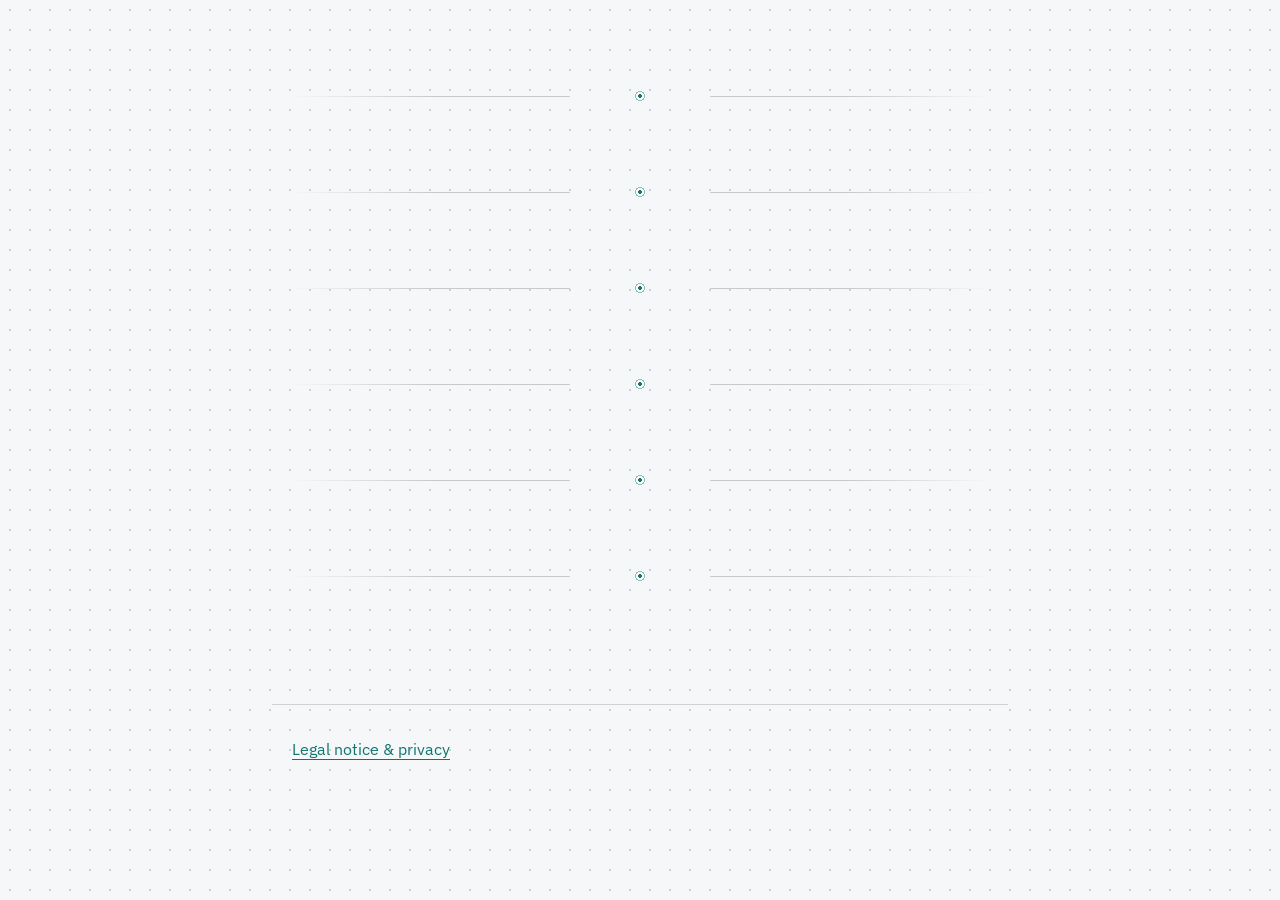
<file: site/index.html>
<!doctype html>
<html lang="en">
  <head>
    <meta charset="utf-8">
    <meta name="viewport" content="width=device-width, initial-scale=1">
    <title>Portfolio</title>
    <meta name="description" content="Personal portfolio: who I am, what I built, where to find me.">
    <link rel="icon" href="assets/favicon.svg" type="image/svg+xml">
    <link rel="stylesheet" href="assets/styles.css">
    <script type="module" src="assets/main.js"></script>
  </head>
  <body>
    <main>
      <header id="bio" class="section"></header>
      <section id="events" class="section"></section>
      <section id="certifications" class="section"></section>
      <section id="courses" class="section"></section>
      <section id="projects" class="section"></section>
      <section id="links" class="section"></section>
      <section id="cv" class="section"></section>
    </main>
    <footer>
      <a href="privacy.html">Legal notice &amp; privacy</a>
      <div id="colophon"></div>
    </footer>
  </body>
</html>
</file>
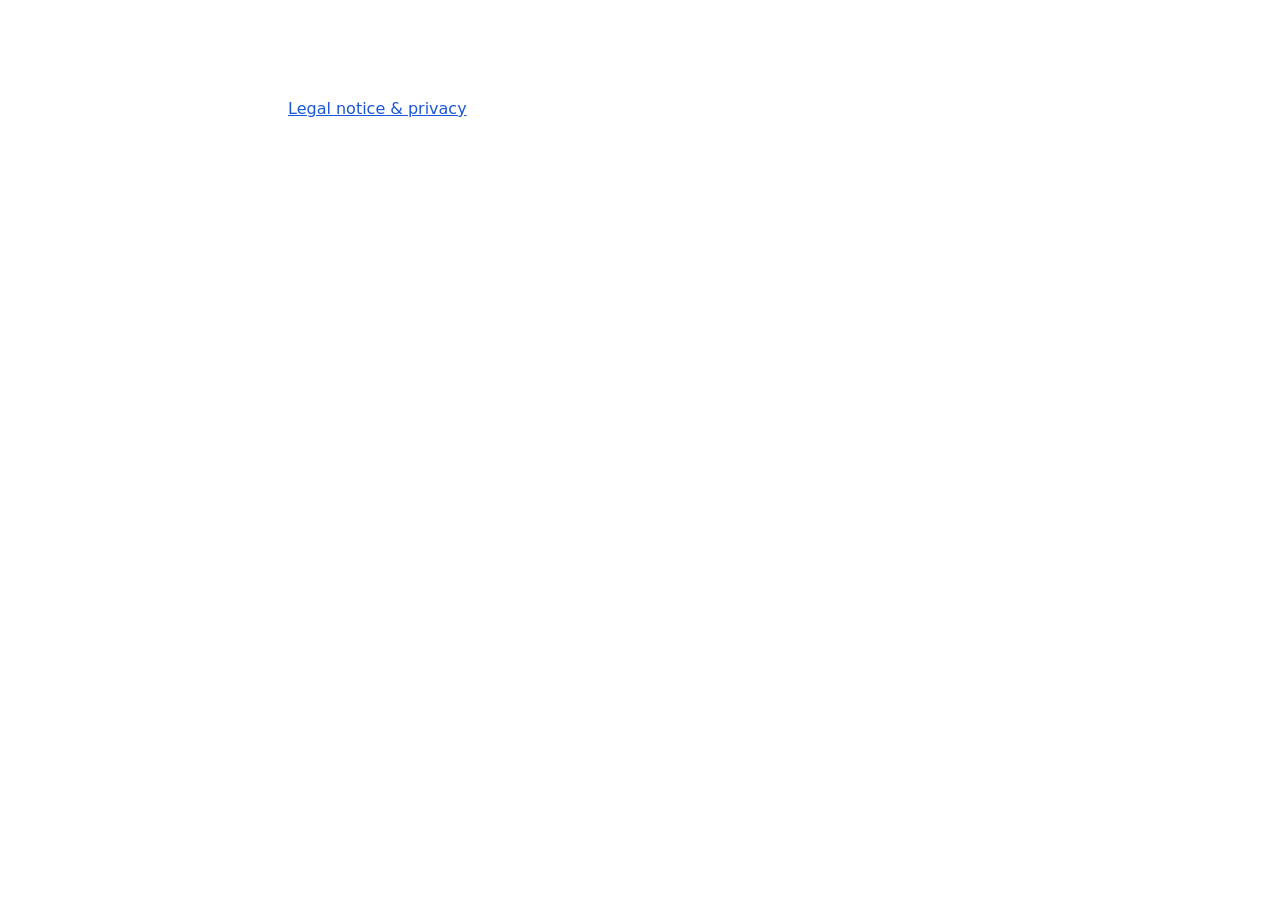
<file: checkpoints/analyst/site/index.html>
<!doctype html>
<html lang="en">
  <head>
    <meta charset="utf-8">
    <meta name="viewport" content="width=device-width, initial-scale=1">
    <title>Portfolio</title>
    <meta name="description" content="Personal portfolio: who I am, what I built, where to find me.">
    <link rel="icon" href="assets/favicon.svg" type="image/svg+xml">
    <link rel="stylesheet" href="assets/styles.css">
    <script type="module" src="assets/main.js"></script>
  </head>
  <body>
    <main>
      <header id="bio" class="section"></header>
      <section id="stats" class="section"></section>
      <section id="now" class="section"></section>
      <section id="projects" class="section"></section>
      <section id="events" class="section"></section>
      <section id="certifications" class="section"></section>
      <section id="courses" class="section"></section>
      <section id="links" class="section"></section>
      <section id="cv" class="section"></section>
    </main>
    <footer>
      <a href="privacy.html">Legal notice &amp; privacy</a>
      <div id="colophon"></div>
    </footer>
  </body>
</html>
</file>
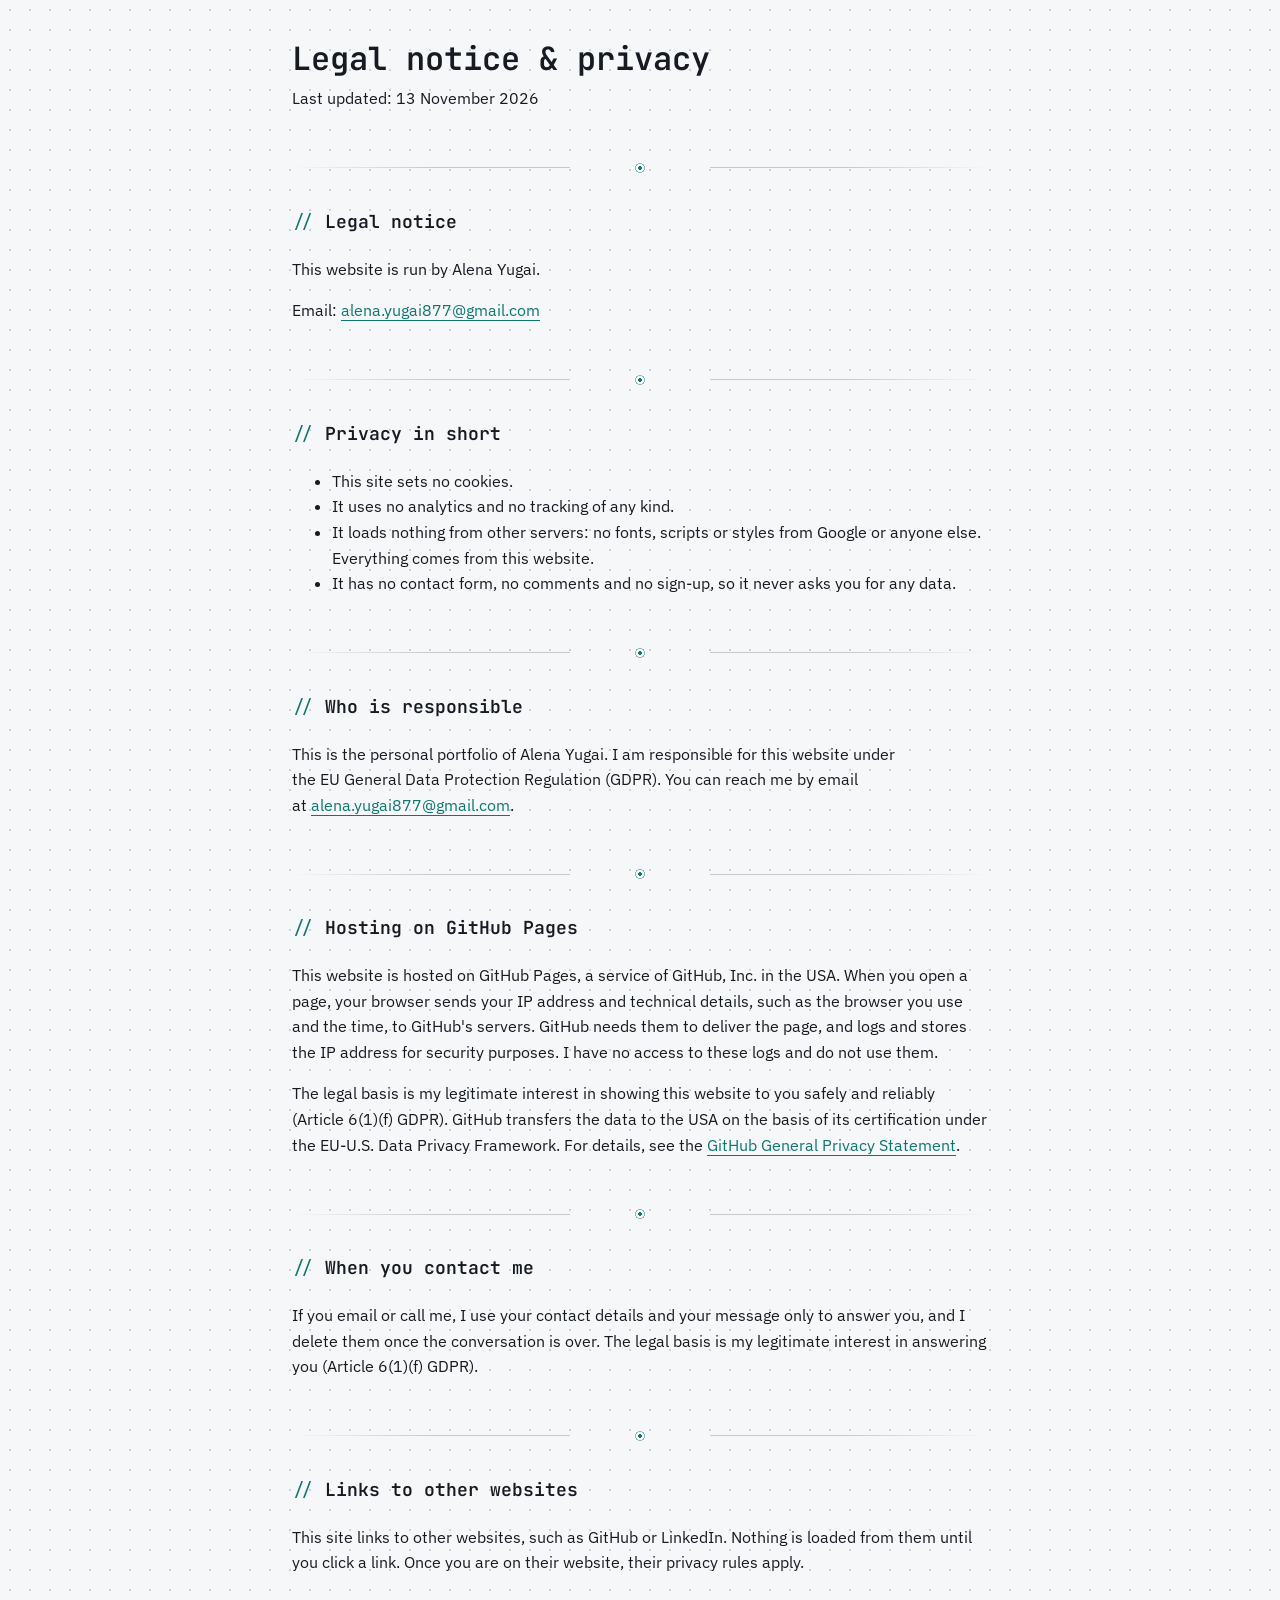
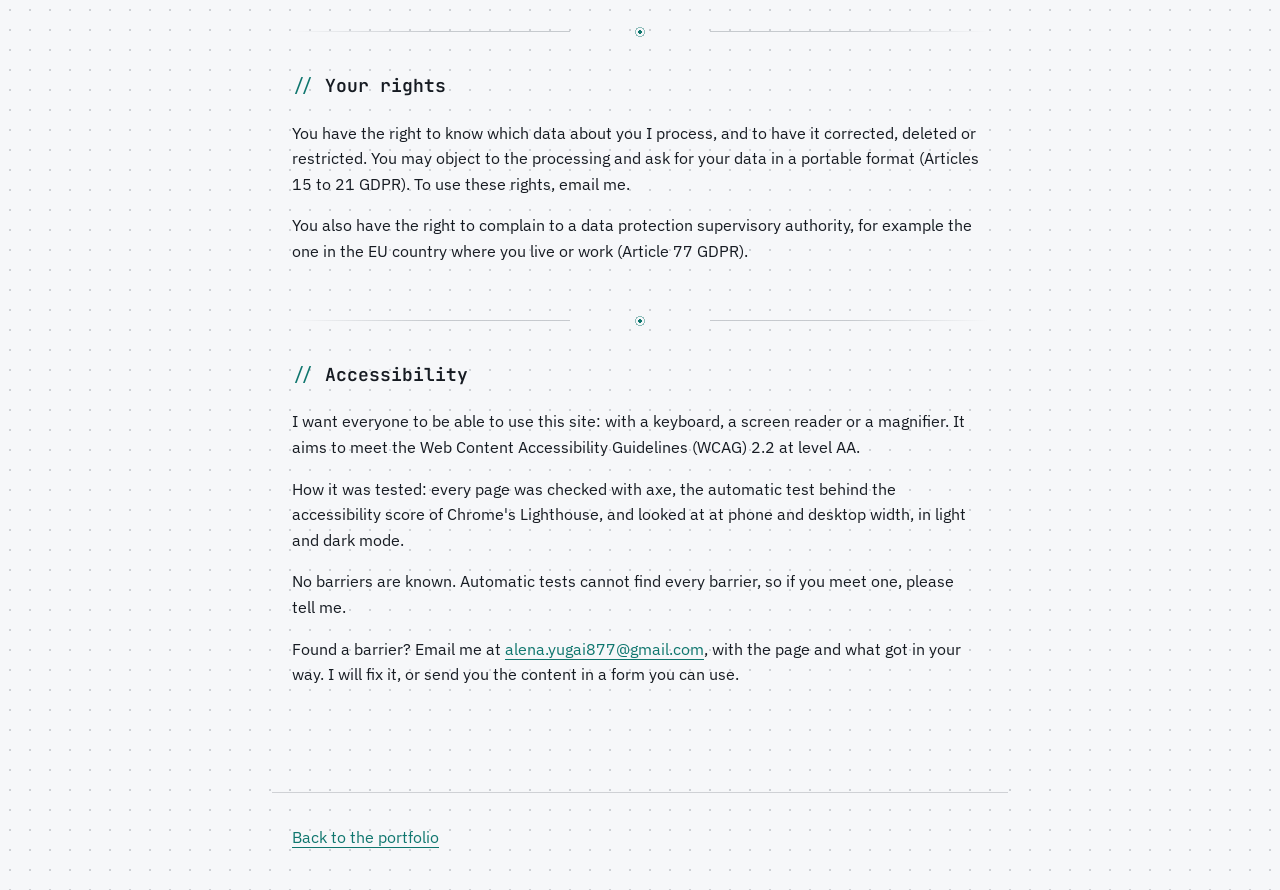
<file: site/privacy.html>
<!doctype html>
<html lang="en">
  <head>
    <meta charset="utf-8">
    <meta name="viewport" content="width=device-width, initial-scale=1">
    <title>Legal notice &amp; privacy · Alena Yugai</title>
    <meta name="description" content="Who runs this portfolio site, how it handles your data, and how accessible it is.">
    <link rel="icon" href="assets/favicon.svg" type="image/svg+xml">
    <link rel="stylesheet" href="assets/styles.css">
  </head>
  <body>
    <main>
      <header class="section">
        <h1>Legal notice &amp; privacy</h1>
        <p>Last updated: 13 November 2026</p>
      </header>

      <section class="section" id="legal-notice">
        <h2>Legal notice</h2>
        <p>This website is run by Alena Yugai.</p>
        <p>Email: <a href="mailto:alena.yugai877@gmail.com">alena.yugai877@gmail.com</a></p>
      </section>

      <section class="section" id="privacy">
        <h2>Privacy in short</h2>
        <ul>
          <li>This site sets no cookies.</li>
          <li>It uses no analytics and no tracking of any kind.</li>
          <li>It loads nothing from other servers: no fonts, scripts or styles from Google or anyone else. Everything comes from this website.</li>
          <li>It has no contact form, no comments and no sign-up, so it never asks you for any data.</li>
        </ul>
      </section>

      <section class="section">
        <h2>Who is responsible</h2>
        <p>This is the personal portfolio of Alena Yugai. I am responsible for this website under the EU General Data Protection Regulation (GDPR). You can reach me by email at <a href="mailto:alena.yugai877@gmail.com">alena.yugai877@gmail.com</a>.</p>
      </section>

      <section class="section">
        <h2>Hosting on GitHub Pages</h2>
        <p>This website is hosted on GitHub Pages, a service of GitHub, Inc. in the USA. When you open a page, your browser sends your IP address and technical details, such as the browser you use and the time, to GitHub's servers. GitHub needs them to deliver the page, and logs and stores the IP address for security purposes. I have no access to these logs and do not use them.</p>
        <p>The legal basis is my legitimate interest in showing this website to you safely and reliably (Article 6(1)(f) GDPR). GitHub transfers the data to the USA on the basis of its certification under the EU-U.S. Data Privacy Framework. For details, see the <a href="https://docs.github.com/en/site-policy/privacy-policies/github-general-privacy-statement">GitHub General Privacy Statement</a>.</p>
      </section>

      <section class="section">
        <h2>When you contact me</h2>
        <p>If you email or call me, I use your contact details and your message only to answer you, and I delete them once the conversation is over. The legal basis is my legitimate interest in answering you (Article 6(1)(f) GDPR).</p>
      </section>

      <section class="section">
        <h2>Links to other websites</h2>
        <p>This site links to other websites, such as GitHub or LinkedIn. Nothing is loaded from them until you click a link. Once you are on their website, their privacy rules apply.</p>
      </section>

      <section class="section">
        <h2>Your rights</h2>
        <p>You have the right to know which data about you I process, and to have it corrected, deleted or restricted. You may object to the processing and ask for your data in a portable format (Articles 15 to 21 GDPR). To use these rights, email me.</p>
        <p>You also have the right to complain to a data protection supervisory authority, for example the one in the EU country where you live or work (Article 77 GDPR).</p>
      </section>

      <section class="section" id="accessibility">
        <h2>Accessibility</h2>
        <p>I want everyone to be able to use this site: with a keyboard, a screen reader or a magnifier. It aims to meet the Web Content Accessibility Guidelines (WCAG) 2.2 at level AA.</p>
        <p>How it was tested: every page was checked with axe, the automatic test behind the accessibility score of Chrome's Lighthouse, and looked at at phone and desktop width, in light and dark mode.</p>
        <p>No barriers are known. Automatic tests cannot find every barrier, so if you meet one, please tell me.</p>
        <p>Found a barrier? Email me at <a href="mailto:alena.yugai877@gmail.com">alena.yugai877@gmail.com</a>, with the page and what got in your way. I will fix it, or send you the content in a form you can use.</p>
      </section>
    </main>
    <footer>
      <a href="./">Back to the portfolio</a>
    </footer>
  </body>
</html>
</file>
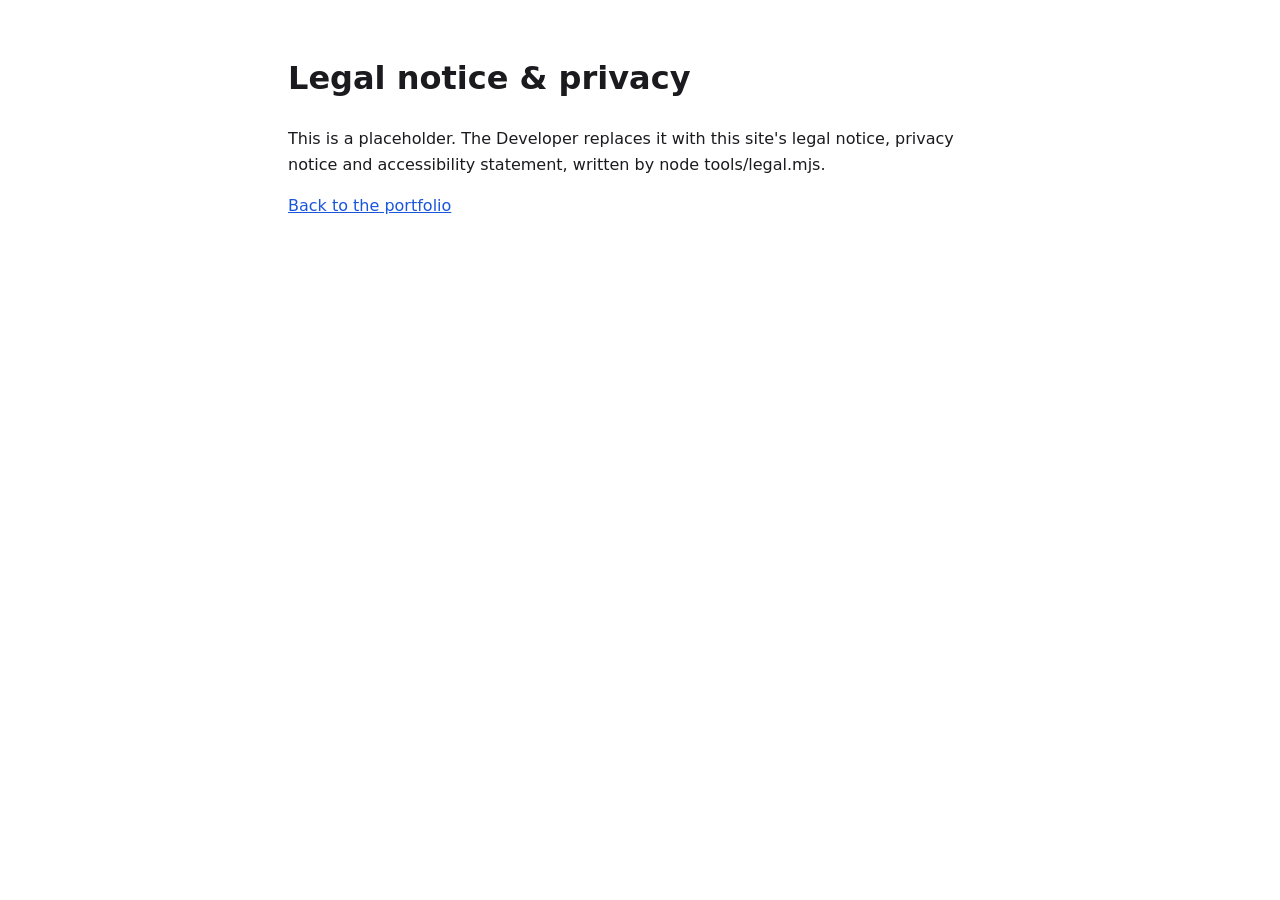
<file: checkpoints/analyst/site/privacy.html>
<!doctype html>
<html lang="en">
  <head>
    <meta charset="utf-8">
    <meta name="viewport" content="width=device-width, initial-scale=1">
    <title>Legal notice &amp; privacy</title>
    <link rel="icon" href="assets/favicon.svg" type="image/svg+xml">
    <link rel="stylesheet" href="assets/styles.css">
  </head>
  <body>
    <main data-placeholder="legal">
      <h1>Legal notice &amp; privacy</h1>
      <p>This is a placeholder. The Developer replaces it with this site's legal notice, privacy notice and accessibility statement, written by node tools/legal.mjs.</p>
      <p><a href="./">Back to the portfolio</a></p>
    </main>
  </body>
</html>
</file>
<file: site/assets/styles.css>
/* JetBrains Mono 2.211, SIL Open Font License 1.1: fonts/jetbrains-mono/OFL.txt */
@font-face {
  font-family: "JetBrains Mono";
  font-style: normal;
  font-weight: 100 800;
  font-display: swap;
  src: url("fonts/jetbrains-mono/jetbrains-mono-latin-wght-normal.woff2") format("woff2");
}

/* IBM Plex Sans 3.201, SIL Open Font License 1.1: fonts/ibm-plex-sans/OFL.txt */
@font-face {
  font-family: "IBM Plex Sans";
  font-style: normal;
  font-weight: 100 700;
  font-display: swap;
  src: url("fonts/ibm-plex-sans/ibm-plex-sans-latin-wght-normal.woff2") format("woff2");
}

:root {
  color-scheme: light dark;
  --background: light-dark(#f6f7f9, #0d1117);
  --surface: light-dark(#f1f3f6, #161b22);
  --text: light-dark(#161b22, #e6edf3);
  --muted: light-dark(#57606a, #9198a1);
  --accent: light-dark(#0f766e, #38bdf8);
  --on-accent: light-dark(#ffffff, #0d1117);

  font-family: "IBM Plex Sans", system-ui, sans-serif;
  line-height: 1.6;
  color: var(--text);
  background-color: var(--background);
  background-image: radial-gradient(color-mix(in srgb, var(--muted) 25%, transparent) 1px, transparent 1px);
  background-size: 1.25rem 1.25rem;
}

*,
*::before,
*::after {
  box-sizing: border-box;
}

body {
  margin: 0;
  padding: 0;
}

main,
footer {
  max-width: 46rem;
  margin-inline: auto;
  padding: 2.5rem 1.25rem;
}

/* Headings and Monospace typography */
h1, h2, h3, h4 {
  font-family: "JetBrains Mono", ui-monospace, Menlo, Consolas, monospace;
  color: var(--text);
  text-wrap: balance;
  margin-block-start: 0;
}

h1 {
  font-size: 2rem;
  font-weight: 600;
  line-height: 1.2;
  margin-block-end: 0.5rem;
}

h2 {
  font-size: 1.125rem;
  font-weight: 600;
  margin-block-end: 1.25rem;
}

h3 {
  font-size: 1rem;
  font-weight: 600;
  margin-block-end: 0.5rem;
}

h4 {
  font-size: 0.9375rem;
  font-weight: 600;
  margin-block-end: 0.25rem;
}

p {
  margin-block-start: 0;
  margin-block-end: 1rem;
  text-wrap: pretty;
}

/* Monospace details: dates, labels, file names */
.period,
.time,
.credential-id,
.verify,
.fact-label,
#colophon,
.stat-label {
  font-family: "JetBrains Mono", ui-monospace, Menlo, Consolas, monospace;
  font-size: 0.875rem;
  color: var(--muted);
}

/* Section Decorator: code-editor metadata style */
.section h2::before {
  content: "// ";
  content: "// " / "";
  color: var(--accent);
  font-weight: 400;
}

/* Spacing between sections */
.section + .section {
  margin-block-start: 3rem;
  padding-block-start: 3rem;
  position: relative;
}

/* Personal Detail: Ancient petroglyph solar/geometric motif divider */
.section + .section::before {
  content: "";
  position: absolute;
  top: 0;
  left: 50%;
  transform: translateX(-50%);
  width: 100%;
  max-width: 46rem;
  height: 16px;
  background-image: 
    radial-gradient(circle 2px at center, var(--accent) 100%, transparent 100%),
    radial-gradient(circle 5px at center, transparent 4px, color-mix(in srgb, var(--accent) 45%, transparent) 4px, color-mix(in srgb, var(--accent) 45%, transparent) 5px, transparent 5px),
    linear-gradient(to right, transparent, color-mix(in srgb, var(--muted) 30%, transparent) 20%, color-mix(in srgb, var(--muted) 30%, transparent) 40%, transparent 40%, transparent 60%, color-mix(in srgb, var(--muted) 30%, transparent) 60%, color-mix(in srgb, var(--muted) 30%, transparent) 80%, transparent);
  background-position: center;
  background-repeat: no-repeat;
  background-size: 16px 16px, 16px 16px, 100% 1px;
}

/* Links and Keyboard Focus */
a {
  color: var(--accent);
  text-underline-offset: 0.25em;
  transition: opacity 150ms ease;
}

a:hover {
  opacity: 0.8;
}

a:focus-visible,
button:focus-visible {
  outline: 2px solid var(--accent);
  outline-offset: 3px;
  border-radius: 2px;
}

/* First screen: Header Bio */
.headline {
  font-size: 1.0625rem;
  color: var(--muted);
  margin-block-end: 1rem;
}

.pitch {
  font-size: 1.125rem;
  font-weight: 500;
  line-height: 1.5;
  color: var(--text);
  margin-block-end: 1.25rem;
  padding-inline-start: 0.75rem;
  border-inline-start: 3px solid var(--accent);
}

.highlights {
  list-style: none;
  padding: 0;
  margin-block-end: 1.25rem;
}

.highlights li {
  position: relative;
  padding-inline-start: 1.25rem;
  margin-block-end: 0.5rem;
  color: var(--text);
}

.highlights li::before {
  content: "▹";
  content: "▹" / "";
  position: absolute;
  left: 0;
  color: var(--accent);
  font-family: "JetBrains Mono", monospace;
}

.availability {
  display: inline-flex;
  align-items: center;
  flex-wrap: wrap;
  gap: 0.75rem;
  background: var(--surface);
  border: 1px solid color-mix(in srgb, var(--muted) 25%, transparent);
  border-radius: 9999px;
  padding: 0.375rem 1rem;
  font-size: 0.875rem;
  margin-block-end: 1.5rem;
}

.availability a {
  display: inline-block;
  background: var(--accent);
  color: var(--on-accent);
  padding: 0.2rem 0.75rem;
  border-radius: 9999px;
  text-decoration: none;
  font-weight: 500;
}

.availability a:hover {
  opacity: 0.9;
}

.facts {
  list-style: none;
  padding: 0;
  display: flex;
  flex-wrap: wrap;
  gap: 1rem;
  margin-block-end: 1.5rem;
}

.facts li {
  background: var(--surface);
  border: 1px solid color-mix(in srgb, var(--muted) 25%, transparent);
  border-radius: 4px;
  padding: 0.375rem 0.75rem;
  font-size: 0.875rem;
}

.facts .fact-label {
  margin-inline-end: 0.35rem;
}

/* Events Widget */
.events {
  list-style: none;
  padding: 0;
  margin: 0;
  display: flex;
  flex-direction: column;
  gap: 1rem;
}

.events + h3 {
  margin-block-start: 1.5rem;
}

.event {
  background: var(--surface);
  border: 1px solid color-mix(in srgb, var(--muted) 30%, transparent);
  border-radius: 4px;
  padding: 1.25rem;
  transition: transform 200ms ease, opacity 200ms ease, border-color 200ms ease;
}

.event-badge {
  display: flex;
  align-items: center;
  flex-wrap: wrap;
  gap: 0.5rem;
  margin-block-end: 0.5rem;
}

.role,
.type {
  font-family: "JetBrains Mono", monospace;
  font-size: 0.75rem;
  font-weight: 500;
  padding: 0.15rem 0.5rem;
  border-radius: 9999px;
  background: color-mix(in srgb, var(--accent) 15%, transparent);
  color: var(--accent);
  border: 1px solid color-mix(in srgb, var(--accent) 30%, transparent);
  text-transform: uppercase;
  letter-spacing: 0.05em;
}

.sessions {
  list-style: none;
  padding: 0;
  margin-block-start: 0.75rem;
  display: flex;
  flex-direction: column;
  gap: 0.5rem;
}

.session {
  display: flex;
  align-items: center;
  flex-wrap: wrap;
  gap: 0.5rem;
  font-size: 0.875rem;
}

.session-badge {
  display: inline-flex;
  align-items: center;
  gap: 0.35rem;
}

/* Certifications Widget */
.certifications {
  list-style: none;
  padding: 0;
  margin: 0;
  display: grid;
  grid-template-columns: 1fr;
  gap: 1rem;
}

@media (min-width: 40rem) {
  .certifications {
    grid-template-columns: 1fr 1fr;
  }
}

.certification {
  background: var(--surface);
  border: 1px solid color-mix(in srgb, var(--muted) 30%, transparent);
  border-radius: 4px;
  padding: 1.25rem;
  transition: transform 200ms ease, opacity 200ms ease, border-color 200ms ease;
}

.certification h3 {
  margin-block-end: 0.35rem;
}

/* Projects Cards */
.projects {
  list-style: none;
  padding: 0;
  margin: 0;
  display: grid;
  grid-template-columns: 1fr;
  gap: 1rem;
}

@media (min-width: 40rem) {
  .projects {
    grid-template-columns: 1fr 1fr;
  }
}

.project {
  background: var(--surface);
  border: 1px solid color-mix(in srgb, var(--muted) 30%, transparent);
  border-radius: 4px;
  padding: 1.25rem;
  transition: transform 200ms ease, opacity 200ms ease, border-color 200ms ease;
}

.project h3 {
  margin-block-end: 0.5rem;
}

.project-links {
  display: flex;
  flex-wrap: wrap;
  gap: 0.75rem;
  margin-block-start: 1rem;
  margin-block-end: 0;
}

/* Signature Move: Other cards step back on hover and focus */
@media (prefers-reduced-motion: no-preference) {
  .projects:has(.project:hover, .project:focus-within) .project:not(:hover, :focus-within),
  .events:has(.event:hover, .event:focus-within) .event:not(:hover, :focus-within),
  .certifications:has(.certification:hover, .certification:focus-within) .certification:not(:hover, :focus-within) {
    transform: scale(0.98);
    opacity: 0.75;
    border-color: color-mix(in srgb, var(--muted) 15%, transparent);
  }

  .project:hover, .project:focus-within,
  .event:hover, .event:focus-within,
  .certification:hover, .certification:focus-within {
    transform: translateY(-2px);
    border-color: var(--accent);
  }
}

@media (prefers-reduced-motion: reduce) {
  .project, .event, .certification {
    transition: none;
  }
}

/* Links Section */
.links {
  list-style: none;
  padding: 0;
  margin: 0;
  display: flex;
  flex-wrap: wrap;
  gap: 0.75rem;
}

.links li a {
  display: inline-block;
  background: var(--surface);
  border: 1px solid color-mix(in srgb, var(--muted) 30%, transparent);
  border-radius: 4px;
  padding: 0.5rem 1rem;
  text-decoration: none;
  font-family: "JetBrains Mono", monospace;
  font-size: 0.875rem;
}

.links li a:hover {
  border-color: var(--accent);
}

/* CV Section */
.cv-list {
  list-style: none;
  padding: 0;
  margin: 0 0 2rem 0;
}

.cv-list li {
  margin-block-end: 1.25rem;
  padding-block-end: 1.25rem;
  border-block-end: 1px solid color-mix(in srgb, var(--muted) 20%, transparent);
}

.cv-list li:last-child {
  border-block-end: none;
  padding-block-end: 0;
}

/* Skills: Array notation style */
.skills {
  list-style: none;
  padding: 0.75rem 1rem;
  margin: 0;
  display: flex;
  flex-wrap: wrap;
  gap: 0.5rem;
  background: var(--surface);
  border: 1px solid color-mix(in srgb, var(--muted) 25%, transparent);
  border-radius: 4px;
  font-family: "JetBrains Mono", monospace;
  font-size: 0.875rem;
  align-items: center;
}

.skills::before {
  content: "[ ";
  content: "[ " / "";
  color: var(--muted);
}

.skills::after {
  content: " ]";
  content: " ]" / "";
  color: var(--muted);
}

.skills li {
  color: var(--accent);
}

.skills li::before {
  content: '"';
  content: '"' / "";
  color: var(--muted);
}

.skills li::after {
  content: '"';
  content: '"' / "";
  color: var(--muted);
}

.skills li:not(:last-child)::after {
  content: '",';
  content: '",' / "";
  color: var(--muted);
  margin-inline-end: 0.25rem;
}

/* Footer & Colophon */
footer {
  border-block-start: 1px solid color-mix(in srgb, var(--muted) 25%, transparent);
  margin-block-start: 3rem;
  padding-block-start: 2rem;
  display: flex;
  flex-direction: column;
  gap: 0.75rem;
}

#colophon {
  margin-block-start: 0.25rem;
  line-height: 1.5;
}
</file>
<file: checkpoints/analyst/site/assets/styles.css>
/* Plain starting styles. The Developer role replaces them with the design brief. */
:root {
  color-scheme: light dark;
  --text: light-dark(#1b1b1f, #ececf1);
  --muted: light-dark(#5a5a66, #a8a8b3);
  --background: light-dark(#ffffff, #121216);
  --accent: light-dark(#1a56db, #8fb2ff);
  font-family: system-ui, sans-serif;
  line-height: 1.6;
  color: var(--text);
  background: var(--background);
}

body {
  margin: 0;
}

main,
footer {
  max-width: 44rem;
  margin-inline: auto;
  padding: 2rem 1.25rem;
}

a {
  color: var(--accent);
}

.headline,
.period {
  color: var(--muted);
}

.projects,
.links,
.cv-list {
  list-style: none;
  padding: 0;
}

.project,
.cv-list li {
  margin-block-end: 1.5rem;
}

.project-links,
.links,
.skills {
  display: flex;
  flex-wrap: wrap;
  gap: 1rem;
}

.skills {
  padding: 0;
  list-style: none;
}

.photo {
  border-radius: 50%;
}

.role,
.type {
  color: var(--muted);
}

.project-image {
  max-width: 100%;
  height: auto;
}
</file>
